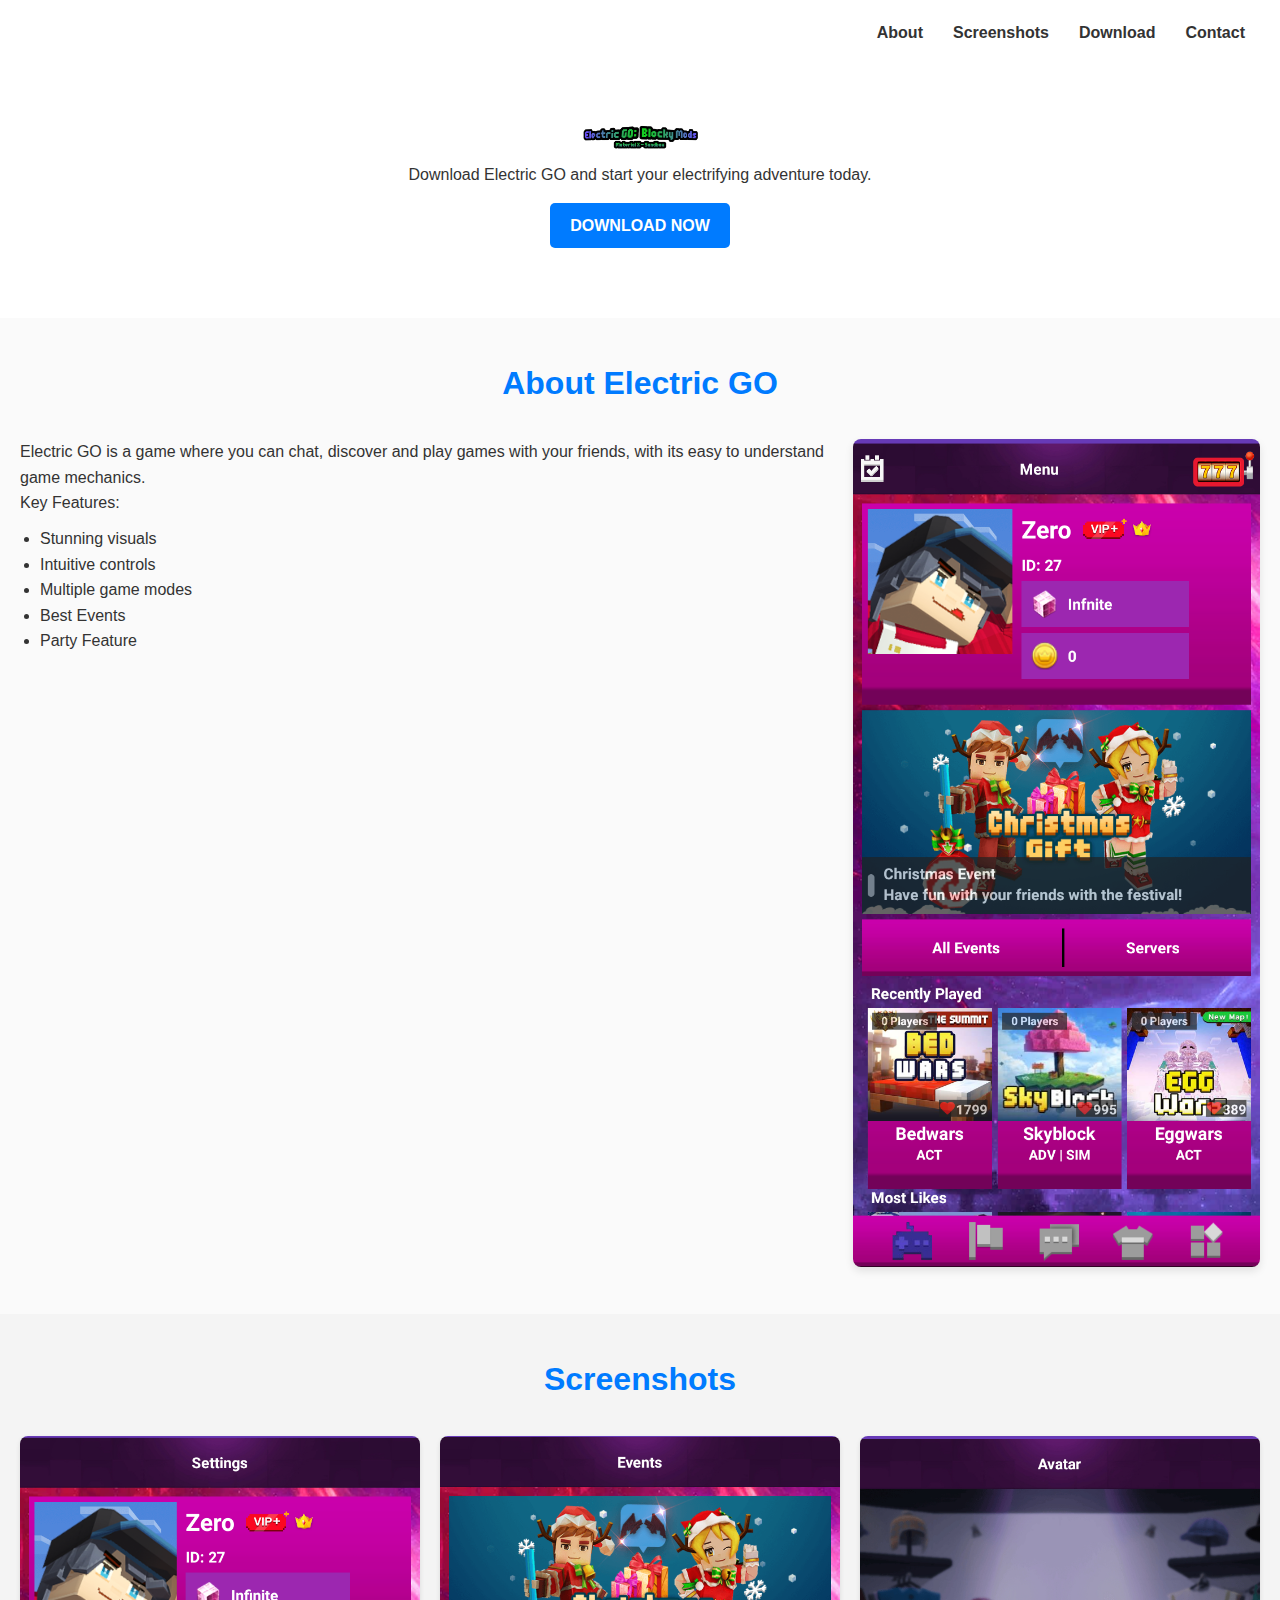
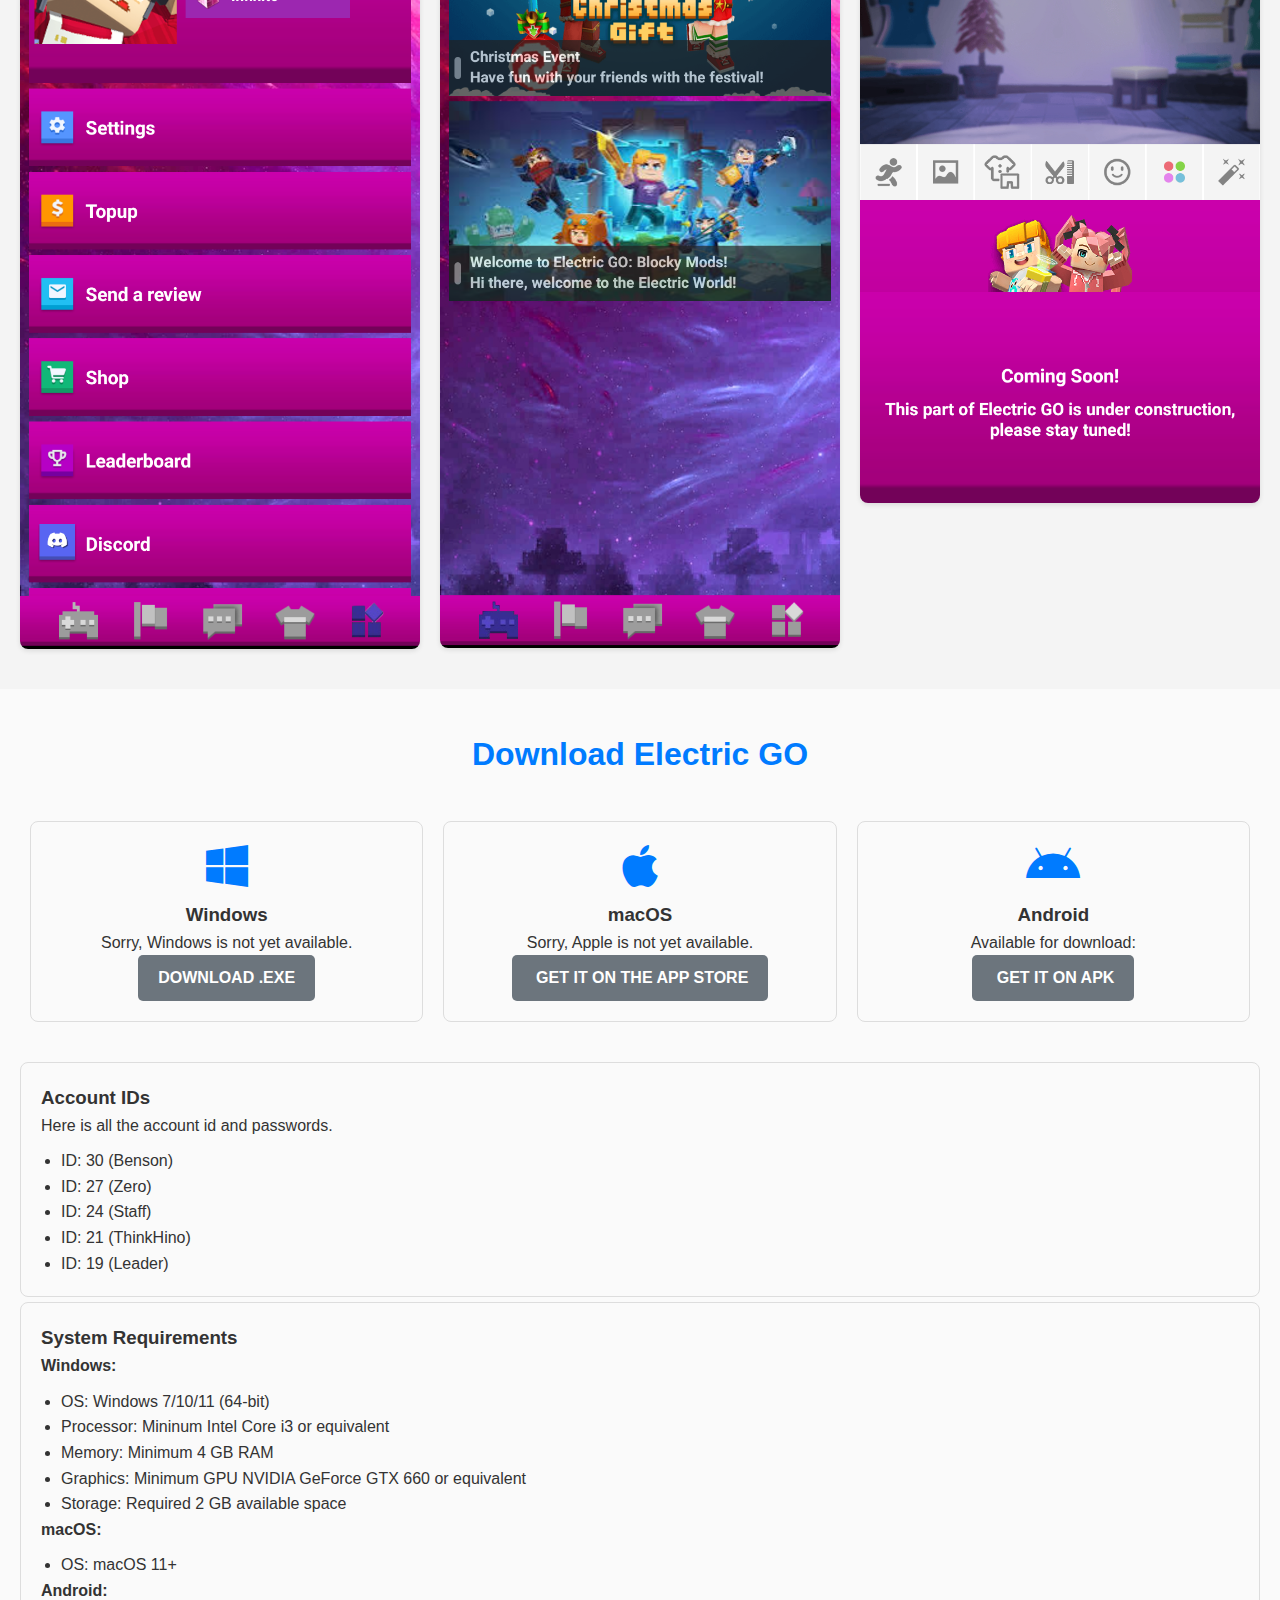
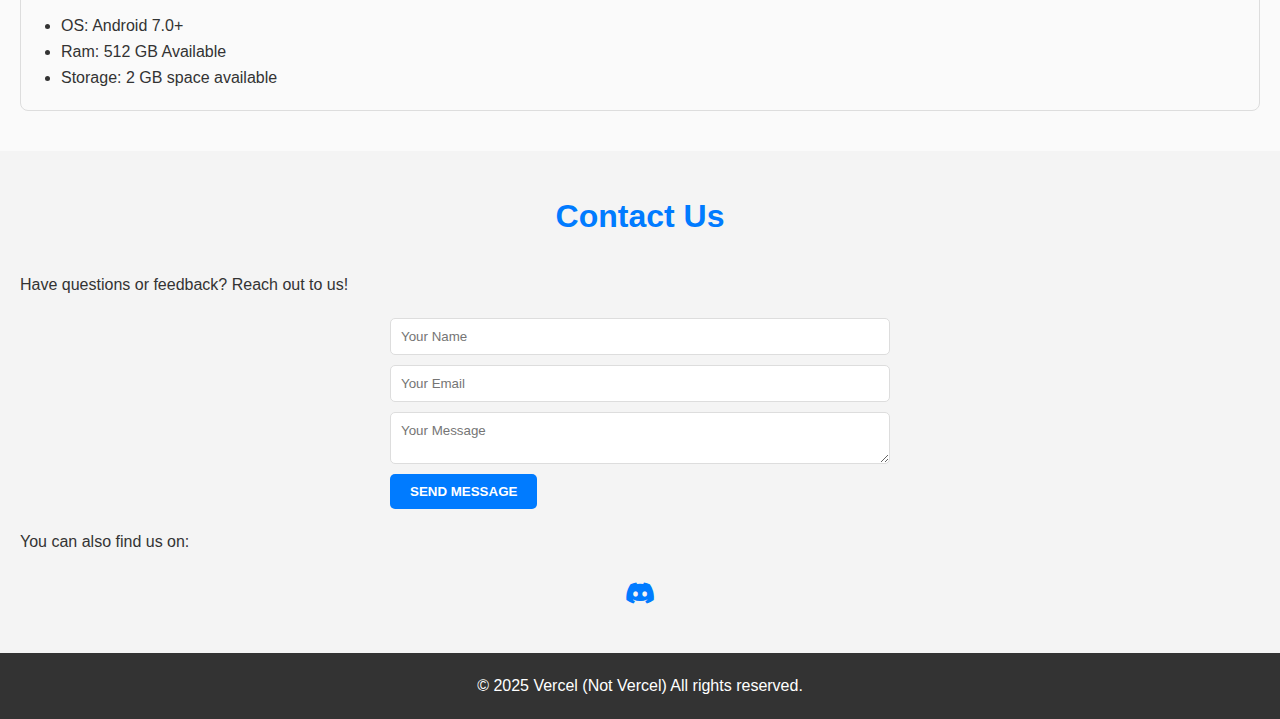
<file: index.html>
<!DOCTYPE html>
<html lang="en">
<head>
    <meta charset="UTF-8">
    <meta name="viewport" content="width=device-width, initial-scale=1.0">
    <title>Electric GO - Download</title>
    <link rel="stylesheet" href="style.css">
    <!--  Favicon (replace with your actual icon path) -->
    <link rel="icon" href="icon.png" type="image/x-icon">

    <!--  Font Awesome (for icons, optional but highly recommended) -->
    <link rel="stylesheet" href="https://cdnjs.cloudflare.com/ajax/libs/font-awesome/6.0.0/css/all.min.css" integrity="sha512-9usAa10IRO0HhonpyAIVpjrylPvoDwiPUiKdWk5t3PyolY1cOd4DSE0Ga+ri4AuTroPR5aQvXU9xC6qOPnzFeg==" crossorigin="anonymous" referrerpolicy="no-referrer" />
</head>
<body>

    <header>
        <nav>
            <div class="logo">
                
            </div>
            <ul>
                <li><a href="#about">About</a></li>
                <li><a href="#screenshots">Screenshots</a></li>
                <li><a href="#download">Download</a></li>
                <li><a href="#contact">Contact</a></li>
            </ul>
        </nav>
        <div class="hero">
        	<img src="icon.png" alt="Electric GO Logo" width="130">
            <p>Download Electric GO and start your electrifying adventure today.</p>
            <a href="#download" class="btn btn-primary">Download Now</a>
        </div>
    </header>

    <section id="about">
        <h2>About Electric GO</h2>
        <div class="about-content">
            <div class="about-text">
                <p>Electric GO is a game where you can chat, discover and play games with your friends, with its easy to understand game mechanics.</p>
                <p>Key Features:</p>
                <ul>
                    <li>Stunning visuals</li>
                    <li>Intuitive controls</li>
                    <li>Multiple game modes</li>
                    <li>Best Events</li>
                    <li>Party Feature</li>
                </ul>
            </div>
             <!-- Optional:  Add a small image/gif related to the game here -->
            <div class="about-image">
              <img src="game1.png" alt="Electric GO Gameplay">
            </div>
        </div>
    </section>

    <section id="screenshots">
        <h2>Screenshots</h2>
        <div class="screenshot-gallery">
            <!--  Repeat this structure for each screenshot -->
            <img src="screenshot1.png" alt="Screenshot 1">
            <img src="screenshot2.png" alt="Screenshot 2">
            <img src="screenshot3.png" alt="Screenshot 3">
            <!-- Add more screenshots as needed -->
        </div>
    </section>

    <section id="download">
        <h2>Download Electric GO</h2>
        <div class="download-options">
            <!-- Option 1: Direct Download (Windows) -->
            <div class="download-option">
                <i class="fab fa-windows"></i>
                <h3>Windows</h3>
                <p>Sorry, Windows is not yet available.</p>
                <a class="btn btn-secondary">Download .exe</a>
            </div>

            <!-- Option 2:  App Store (macOS - EXAMPLE -  You'd need to submit to the App Store!) -->
            <div class="download-option">
                <i class="fab fa-apple"></i>
                <h3>macOS</h3>
                <p>Sorry, Apple is not yet available.</p>
                <a class="btn btn-secondary" target="_blank">
                    <i class="fab fa-apk"></i>  Get it on the App Store
                </a>
            </div>

             <!-- Option 3:  Android (Google Play - EXAMPLE) -->
            <div class="download-option">
                <i class="fab fa-android"></i>
                <h3>Android</h3>
                <p>Available for download:</p>
                <a href="https://www.mediafire.com/file/1l8q365q5c70fgj/Electric_GO-Blocky_Mods_1.11.29.apk/file" class="btn btn-secondary" target="_blank">
                   <i class="fab fa-apk"></i> Get it on APK
                </a>
            </div>
        </div>
        
        <div class="system-requirements" style="margin-bottom: 5px;" >
        	<h3>Account IDs</h3>
        	<p>Here is all the account id and passwords.</p>
        	<ul>
        		<li>ID: 30 (Benson)</li>
        		<li>ID: 27 (Zero)</li>
        		<li>ID: 24 (Staff)</li>
        		<li>ID: 21 (ThinkHino)</li>
        		<li>ID: 19 (Leader)</li>
        	</ul>
        </div>

        <div class="system-requirements">
           <h3>System Requirements</h3>
           <p><b>Windows:</b></p>
           <ul>
               <li>OS: Windows 7/10/11 (64-bit)</li>
               <li>Processor: Mininum Intel Core i3 or equivalent</li>
               <li>Memory: Minimum 4 GB RAM</li>
               <li>Graphics: Minimum GPU NVIDIA GeForce GTX 660 or equivalent</li>
               <li>Storage: Required 2 GB available space</li>
           </ul>
          <p><b>macOS:</b></p>
            <ul>
               <li>OS: macOS 11+</li>
            </ul>
          <p><b>Android:</b></p>
            <ul>
              <li>OS: Android 7.0+</li>
              <li>Ram: 512 GB Available</li>
              <li>Storage: 2 GB space available</li>
            </ul>
       </div>
    </section>

    <section id="contact">
        <h2>Contact Us</h2>
        <p>Have questions or feedback?  Reach out to us!</p>
        <!--  Simple Contact Form (requires backend to actually send emails!) -->
        <form id="contact-form">
            <input type="text" id="name" placeholder="Your Name" required>
            <input type="email" id="email" placeholder="Your Email" required>
            <textarea id="message" placeholder="Your Message" required></textarea>
            <button type="submit" class="btn btn-primary">Send Message</button>
        </form>
        <p>You can also find us on:</p>
        <div class="social-links">
            <!--  Replace with your actual social media links -->
            <a href="https://discord.gg/7T4zxTmdjj" target="_blank"><i class="fab fa-discord"></i></a>
            <!-- Add other social media icons as needed -->
        </div>
    </section>

    <footer>
        <p>© 2025 Vercel (Not Vercel) All rights reserved.</p>
    </footer>

    <script src="script.js"></script>
</body>
</html>
</file>
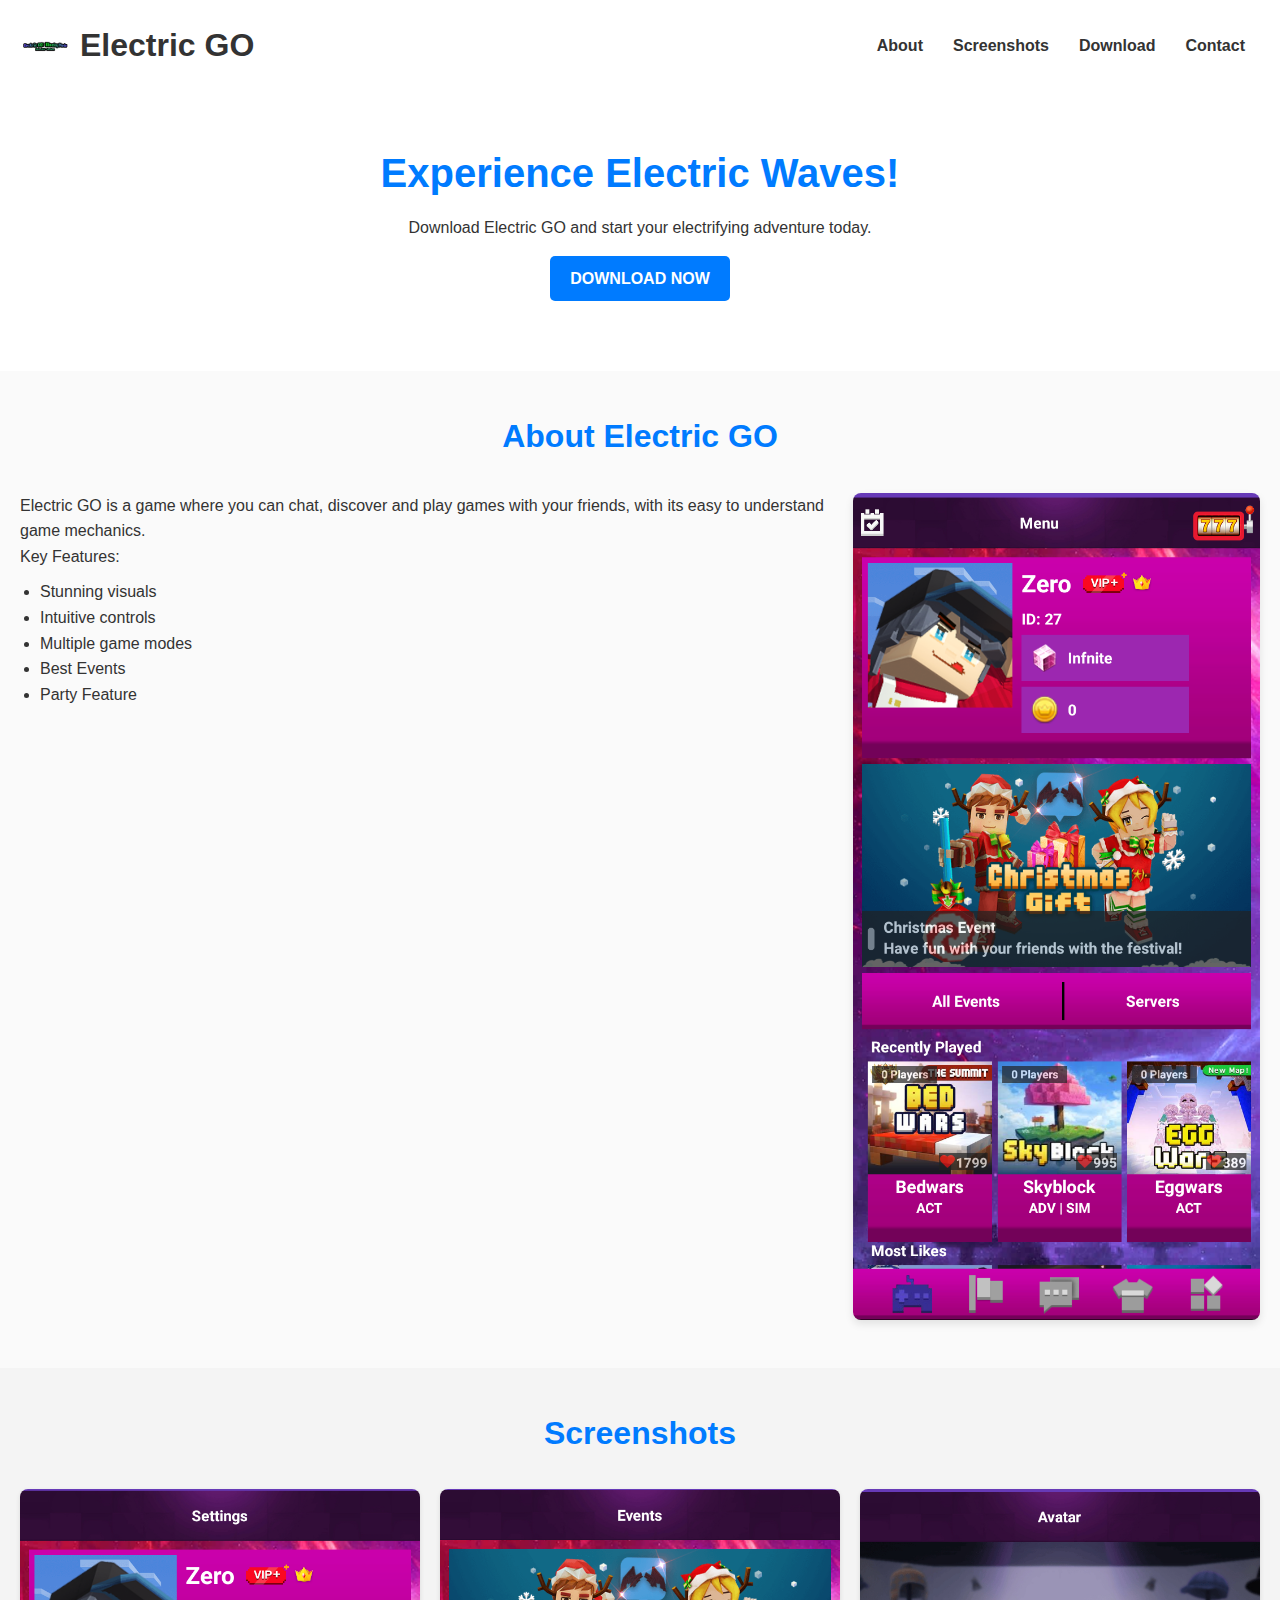
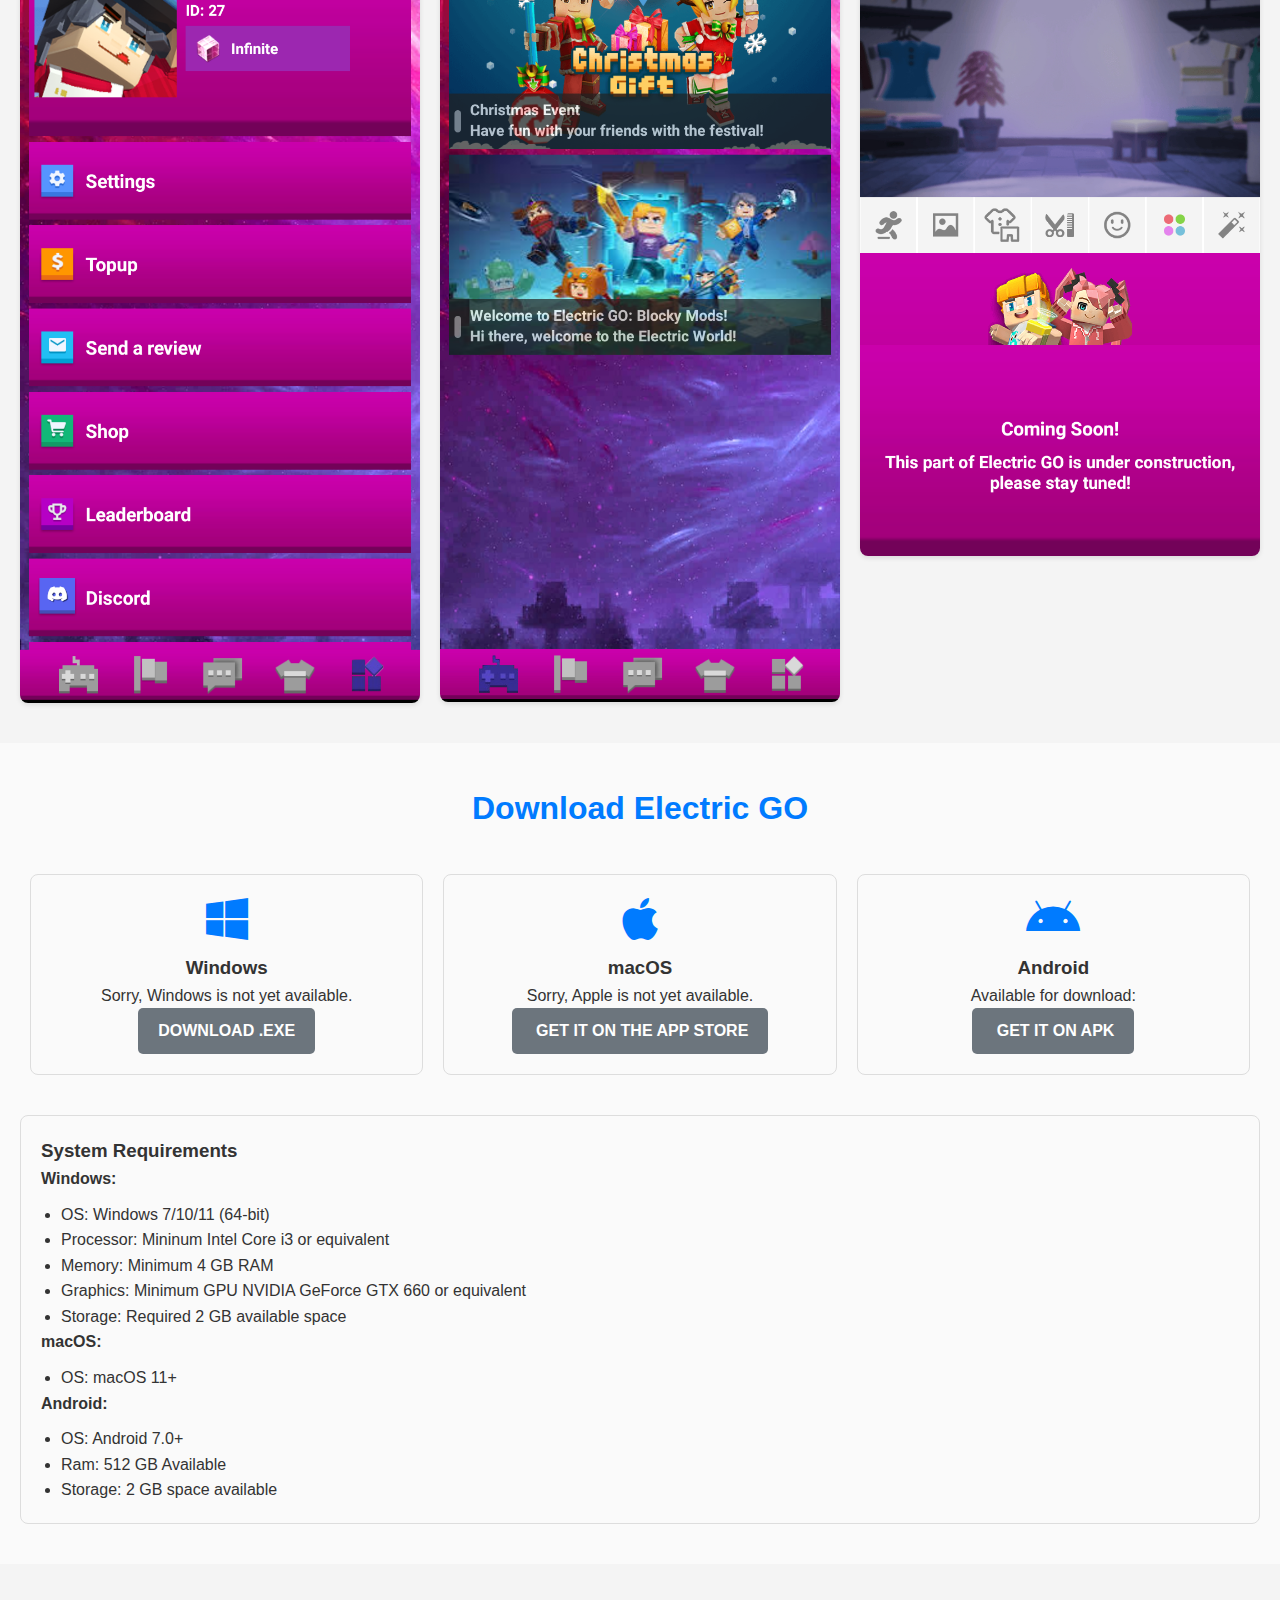
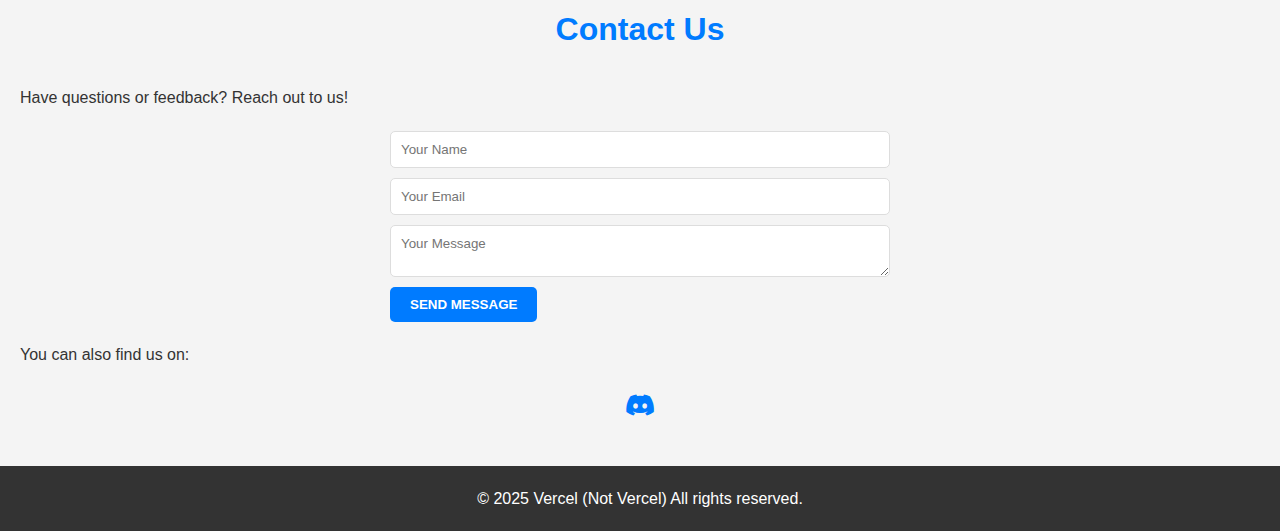
<file: electric-index.html>
<!DOCTYPE html>
<html lang="en">
<head>
    <meta charset="UTF-8">
    <meta name="viewport" content="width=device-width, initial-scale=1.0">
    <title>Electric GO - Download</title>
    <link rel="stylesheet" href="electric-style.css">
    <!--  Favicon (replace with your actual icon path) -->
    <link rel="icon" href="icon.png" type="image/x-icon">

    <!--  Font Awesome (for icons, optional but highly recommended) -->
    <link rel="stylesheet" href="https://cdnjs.cloudflare.com/ajax/libs/font-awesome/6.0.0/css/all.min.css" integrity="sha512-9usAa10IRO0HhonpyAIVpjrylPvoDwiPUiKdWk5t3PyolY1cOd4DSE0Ga+ri4AuTroPR5aQvXU9xC6qOPnzFeg==" crossorigin="anonymous" referrerpolicy="no-referrer" />
</head>
<body>

    <header>
        <nav>
            <div class="logo">
                <img src="icon.png" alt="Electric GO Logo" width="50">
                <h1>Electric GO</h1>
            </div>
            <ul>
                <li><a href="#about">About</a></li>
                <li><a href="#screenshots">Screenshots</a></li>
                <li><a href="#download">Download</a></li>
                <li><a href="#contact">Contact</a></li>
            </ul>
        </nav>
        <div class="hero">
            <h2>Experience Electric Waves!</h2>
            <p>Download Electric GO and start your electrifying adventure today.</p>
            <a href="#download" class="btn btn-primary">Download Now</a>
        </div>
    </header>

    <section id="about">
        <h2>About Electric GO</h2>
        <div class="about-content">
            <div class="about-text">
                <p>Electric GO is a game where you can chat, discover and play games with your friends, with its easy to understand game mechanics.</p>
                <p>Key Features:</p>
                <ul>
                    <li>Stunning visuals</li>
                    <li>Intuitive controls</li>
                    <li>Multiple game modes</li>
                    <li>Best Events</li>
                    <li>Party Feature</li>
                </ul>
            </div>
             <!-- Optional:  Add a small image/gif related to the game here -->
            <div class="about-image">
              <img src="game1.png" alt="Electric GO Gameplay">
            </div>
        </div>
    </section>

    <section id="screenshots">
        <h2>Screenshots</h2>
        <div class="screenshot-gallery">
            <!--  Repeat this structure for each screenshot -->
            <img src="screenshot1.png" alt="Screenshot 1">
            <img src="screenshot2.png" alt="Screenshot 2">
            <img src="screenshot3.png" alt="Screenshot 3">
            <!-- Add more screenshots as needed -->
        </div>
    </section>

    <section id="download">
        <h2>Download Electric GO</h2>
        <div class="download-options">
            <!-- Option 1: Direct Download (Windows) -->
            <div class="download-option">
                <i class="fab fa-windows"></i>
                <h3>Windows</h3>
                <p>Sorry, Windows is not yet available.</p>
                <a href="" class="btn btn-secondary" download>Download .exe</a>
            </div>

            <!-- Option 2:  App Store (macOS - EXAMPLE -  You'd need to submit to the App Store!) -->
            <div class="download-option">
                <i class="fab fa-apple"></i>
                <h3>macOS</h3>
                <p>Sorry, Apple is not yet available.</p>
                <a href="" class="btn btn-secondary" target="_blank">
                    <i class="fab fa-apk"></i>  Get it on the App Store
                </a>
            </div>

             <!-- Option 3:  Android (Google Play - EXAMPLE) -->
            <div class="download-option">
                <i class="fab fa-android"></i>
                <h3>Android</h3>
                <p>Available for download:</p>
                <a href="YOUR_GOOGLE_PLAY_LINK" class="btn btn-secondary" target="_blank">
                   <i class="fab fa-apk"></i> Get it on APK
                </a>
            </div>
        </div>

        <div class="system-requirements">
           <h3>System Requirements</h3>
           <p><b>Windows:</b></p>
           <ul>
               <li>OS: Windows 7/10/11 (64-bit)</li>
               <li>Processor: Mininum Intel Core i3 or equivalent</li>
               <li>Memory: Minimum 4 GB RAM</li>
               <li>Graphics: Minimum GPU NVIDIA GeForce GTX 660 or equivalent</li>
               <li>Storage: Required 2 GB available space</li>
           </ul>
          <p><b>macOS:</b></p>
            <ul>
               <li>OS: macOS 11+</li>
            </ul>
          <p><b>Android:</b></p>
            <ul>
              <li>OS: Android 7.0+</li>
              <li>Ram: 512 GB Available</li>
              <li>Storage: 2 GB space available</li>
            </ul>
       </div>
    </section>

    <section id="contact">
        <h2>Contact Us</h2>
        <p>Have questions or feedback?  Reach out to us!</p>
        <!--  Simple Contact Form (requires backend to actually send emails!) -->
        <form id="contact-form">
            <input type="text" id="name" placeholder="Your Name" required>
            <input type="email" id="email" placeholder="Your Email" required>
            <textarea id="message" placeholder="Your Message" required></textarea>
            <button type="submit" class="btn btn-primary">Send Message</button>
        </form>
        <p>You can also find us on:</p>
        <div class="social-links">
            <!--  Replace with your actual social media links -->
            <a href="https://discord.gg/7T4zxTmdjj" target="_blank"><i class="fab fa-discord"></i></a>
            <!-- Add other social media icons as needed -->
        </div>
    </section>

    <footer>
        <p>© 2025 Vercel (Not Vercel) All rights reserved.</p>
    </footer>

    <script src="electric-script.js"></script>
</body>
</html>
</file>
<file: style.css>
/* style.css */

/* Reset and Basic Styles */
* {
    margin: 0;
    padding: 0;
    box-sizing: border-box;
    font-family: 'Segoe UI', Tahoma, Geneva, Verdana, sans-serif; /* Modern, clean font */
}

body {
    line-height: 1.6;
    color: #333;
    background-color: #f4f4f4;
}

a {
    text-decoration: none;
    color: #007bff; /* Blue link color */
    transition: color 0.3s ease;
}

a:hover {
    color: #0056b3; /* Darker blue on hover */
}

.btn {
    display: inline-block;
    padding: 10px 20px;
    border-radius: 5px;
    font-weight: bold;
    text-transform: uppercase;
    cursor: pointer;
    transition: background-color 0.3s ease, transform 0.2s ease;
    border: none; /* Remove default button border */
}

.btn-primary {
    background-color: #007bff;
    color: #fff;
}

.btn-primary:hover {
    background-color: #0056b3;
    transform: translateY(-2px); /* Slight lift on hover */
}

.btn-secondary {
    background-color: #6c757d;
    color: #fff;
}
.btn-secondary:hover{
  background-color: #4f5961;
}

/* Header and Navigation */
header {
    background-color: #fff;
    padding: 20px;
    text-align: center;
    box-shadow: 0 2px 5px rgba(0, 0, 0, 0.1); /* Subtle shadow */
}

nav {
    display: flex;
    justify-content: space-between;
    align-items: center;
    margin-bottom: 20px;
}

.logo {
    display: flex;
    align-items: center;
}

.logo img {
    margin-right: 10px;
}

nav ul {
    list-style: none;
    display: flex;
}

nav ul li {
    margin: 0 15px;
}

nav ul li a {
    color: #333;
    font-weight: bold;
}
nav ul li a:hover{
    color: #007bff;
}

.hero {
    padding: 50px 0;
}

.hero h2 {
    font-size: 2.5em;
    margin-bottom: 10px;
    color: #007bff;
}

/* Sections */
section {
    padding: 40px 20px;
    /*border-bottom: 1px solid #ddd;*/
}

section:nth-child(even) {
  background-color: #fafafa; /* Light gray background for alternating sections */
}


section h2 {
    text-align: center;
    font-size: 2em;
    margin-bottom: 30px;
    color: #007bff;
}

/* About Section */
.about-content {
    display: flex;
    justify-content: space-between;
    align-items: flex-start; /* Align items to the top */
    flex-wrap: wrap; /* Allow items to wrap on smaller screens */
}

.about-text {
    flex: 2; /* Takes up 2/3 of the space */
    margin-right: 20px; /* Spacing between text and image */
}

.about-image {
    flex: 1; /* Takes up 1/3 of the space */
    text-align: center; /* Center the image */
}

.about-image img {
    max-width: 100%; /* Ensure image doesn't overflow */
    height: auto; /* Maintain aspect ratio */
    border-radius: 8px; /* Optional: rounded corners */
    box-shadow: 0 4px 8px rgba(0, 0, 0, 0.1); /* Optional: subtle shadow */
}


.about-text ul {
    list-style: disc;
    margin-left: 20px;
    margin-top: 10px;
}

/* Screenshot Gallery */
.screenshot-gallery {
    display: grid;
    grid-template-columns: repeat(auto-fit, minmax(250px, 1fr)); /* Responsive grid */
    gap: 20px;
}

.screenshot-gallery img {
    width: 100%;
    height: auto;
    border-radius: 8px;
    box-shadow: 0 2px 5px rgba(0, 0, 0, 0.1);
    transition: transform 0.3s ease;
}

.screenshot-gallery img:hover {
    transform: scale(1.05); /* Slightly enlarge on hover */
}

/* Download Section */
.download-options {
    display: flex;
    justify-content: space-around;
    flex-wrap: wrap;
    margin-bottom: 30px;
}

.download-option {
    text-align: center;
    padding: 20px;
    border: 1px solid #ddd;
    border-radius: 8px;
    margin: 10px;
    flex: 1;
    min-width: 250px; /* Minimum width to prevent excessive shrinking */
    transition: transform 0.2s ease, box-shadow 0.2s ease;
}
.download-option:hover{
    transform: translateY(-5px);
    box-shadow: 0 4px 8px rgba(0,0,0,0.2); /* Add a shadow on hover */
}

.download-option i {
    font-size: 3em;
    margin-bottom: 10px;
    color: #007bff;
}

/* System Requirements */
.system-requirements{
  border: 1px solid #ddd;
  border-radius: 8px;
  padding: 20px;
}
.system-requirements ul{
  list-style: disc;
  margin-left: 20px;
  margin-top: 10px;
}


/* Contact Section */
#contact-form {
    display: grid;
    gap: 10px;
    max-width: 500px;
    margin: 20px auto;
}

#contact-form input,
#contact-form textarea {
    padding: 10px;
    border: 1px solid #ddd;
    border-radius: 5px;
}

#contact-form button {
    justify-self: start; /* Align button to the left */
}

.social-links {
    text-align: center;
    margin-top: 20px;
}

.social-links a {
    margin: 0 10px;
    font-size: 1.5em;
}

/* Footer */
footer {
    text-align: center;
    padding: 20px;
    background-color: #333;
    color: #fff;
}

/* Media Queries for Responsiveness */
@media (max-width: 768px) {
    nav {
        flex-direction: column;
        align-items: center;
    }
    nav ul{
        margin-top: 10px;
    }

    nav ul li {
        margin: 5px 10px;
    }

    .about-content {
        flex-direction: column; /* Stack text and image on smaller screens */
    }

    .about-image {
        margin-top: 20px; /* Add spacing between text and image */
    }

    .download-options {
        flex-direction: column; /* Stack download options */
    }
}

.hero p {
	margin-bottom: 15px;
}
</file>
<file: electric-style.css>
/* style.css */

/* Reset and Basic Styles */
* {
    margin: 0;
    padding: 0;
    box-sizing: border-box;
    font-family: 'Segoe UI', Tahoma, Geneva, Verdana, sans-serif; /* Modern, clean font */
}

body {
    line-height: 1.6;
    color: #333;
    background-color: #f4f4f4;
}

a {
    text-decoration: none;
    color: #007bff; /* Blue link color */
    transition: color 0.3s ease;
}

a:hover {
    color: #0056b3; /* Darker blue on hover */
}

.btn {
    display: inline-block;
    padding: 10px 20px;
    border-radius: 5px;
    font-weight: bold;
    text-transform: uppercase;
    cursor: pointer;
    transition: background-color 0.3s ease, transform 0.2s ease;
    border: none; /* Remove default button border */
}

.btn-primary {
    background-color: #007bff;
    color: #fff;
}

.btn-primary:hover {
    background-color: #0056b3;
    transform: translateY(-2px); /* Slight lift on hover */
}

.btn-secondary {
    background-color: #6c757d;
    color: #fff;
}
.btn-secondary:hover{
  background-color: #4f5961;
}

/* Header and Navigation */
header {
    background-color: #fff;
    padding: 20px;
    text-align: center;
    box-shadow: 0 2px 5px rgba(0, 0, 0, 0.1); /* Subtle shadow */
}

nav {
    display: flex;
    justify-content: space-between;
    align-items: center;
    margin-bottom: 20px;
}

.logo {
    display: flex;
    align-items: center;
}

.logo img {
    margin-right: 10px;
}

nav ul {
    list-style: none;
    display: flex;
}

nav ul li {
    margin: 0 15px;
}

nav ul li a {
    color: #333;
    font-weight: bold;
}
nav ul li a:hover{
    color: #007bff;
}

.hero {
    padding: 50px 0;
}

.hero h2 {
    font-size: 2.5em;
    margin-bottom: 10px;
    color: #007bff;
}

/* Sections */
section {
    padding: 40px 20px;
    /*border-bottom: 1px solid #ddd;*/
}

section:nth-child(even) {
  background-color: #fafafa; /* Light gray background for alternating sections */
}


section h2 {
    text-align: center;
    font-size: 2em;
    margin-bottom: 30px;
    color: #007bff;
}

/* About Section */
.about-content {
    display: flex;
    justify-content: space-between;
    align-items: flex-start; /* Align items to the top */
    flex-wrap: wrap; /* Allow items to wrap on smaller screens */
}

.about-text {
    flex: 2; /* Takes up 2/3 of the space */
    margin-right: 20px; /* Spacing between text and image */
}

.about-image {
    flex: 1; /* Takes up 1/3 of the space */
    text-align: center; /* Center the image */
}

.about-image img {
    max-width: 100%; /* Ensure image doesn't overflow */
    height: auto; /* Maintain aspect ratio */
    border-radius: 8px; /* Optional: rounded corners */
    box-shadow: 0 4px 8px rgba(0, 0, 0, 0.1); /* Optional: subtle shadow */
}


.about-text ul {
    list-style: disc;
    margin-left: 20px;
    margin-top: 10px;
}

/* Screenshot Gallery */
.screenshot-gallery {
    display: grid;
    grid-template-columns: repeat(auto-fit, minmax(250px, 1fr)); /* Responsive grid */
    gap: 20px;
}

.screenshot-gallery img {
    width: 100%;
    height: auto;
    border-radius: 8px;
    box-shadow: 0 2px 5px rgba(0, 0, 0, 0.1);
    transition: transform 0.3s ease;
}

.screenshot-gallery img:hover {
    transform: scale(1.05); /* Slightly enlarge on hover */
}

/* Download Section */
.download-options {
    display: flex;
    justify-content: space-around;
    flex-wrap: wrap;
    margin-bottom: 30px;
}

.download-option {
    text-align: center;
    padding: 20px;
    border: 1px solid #ddd;
    border-radius: 8px;
    margin: 10px;
    flex: 1;
    min-width: 250px; /* Minimum width to prevent excessive shrinking */
    transition: transform 0.2s ease, box-shadow 0.2s ease;
}
.download-option:hover{
    transform: translateY(-5px);
    box-shadow: 0 4px 8px rgba(0,0,0,0.2); /* Add a shadow on hover */
}

.download-option i {
    font-size: 3em;
    margin-bottom: 10px;
    color: #007bff;
}

/* System Requirements */
.system-requirements{
  border: 1px solid #ddd;
  border-radius: 8px;
  padding: 20px;
}
.system-requirements ul{
  list-style: disc;
  margin-left: 20px;
  margin-top: 10px;
}


/* Contact Section */
#contact-form {
    display: grid;
    gap: 10px;
    max-width: 500px;
    margin: 20px auto;
}

#contact-form input,
#contact-form textarea {
    padding: 10px;
    border: 1px solid #ddd;
    border-radius: 5px;
}

#contact-form button {
    justify-self: start; /* Align button to the left */
}

.social-links {
    text-align: center;
    margin-top: 20px;
}

.social-links a {
    margin: 0 10px;
    font-size: 1.5em;
}

/* Footer */
footer {
    text-align: center;
    padding: 20px;
    background-color: #333;
    color: #fff;
}

/* Media Queries for Responsiveness */
@media (max-width: 768px) {
    nav {
        flex-direction: column;
        align-items: center;
    }
    nav ul{
        margin-top: 10px;
    }

    nav ul li {
        margin: 5px 10px;
    }

    .about-content {
        flex-direction: column; /* Stack text and image on smaller screens */
    }

    .about-image {
        margin-top: 20px; /* Add spacing between text and image */
    }

    .download-options {
        flex-direction: column; /* Stack download options */
    }
}

.hero p {
	margin-bottom: 15px;
}
</file>
